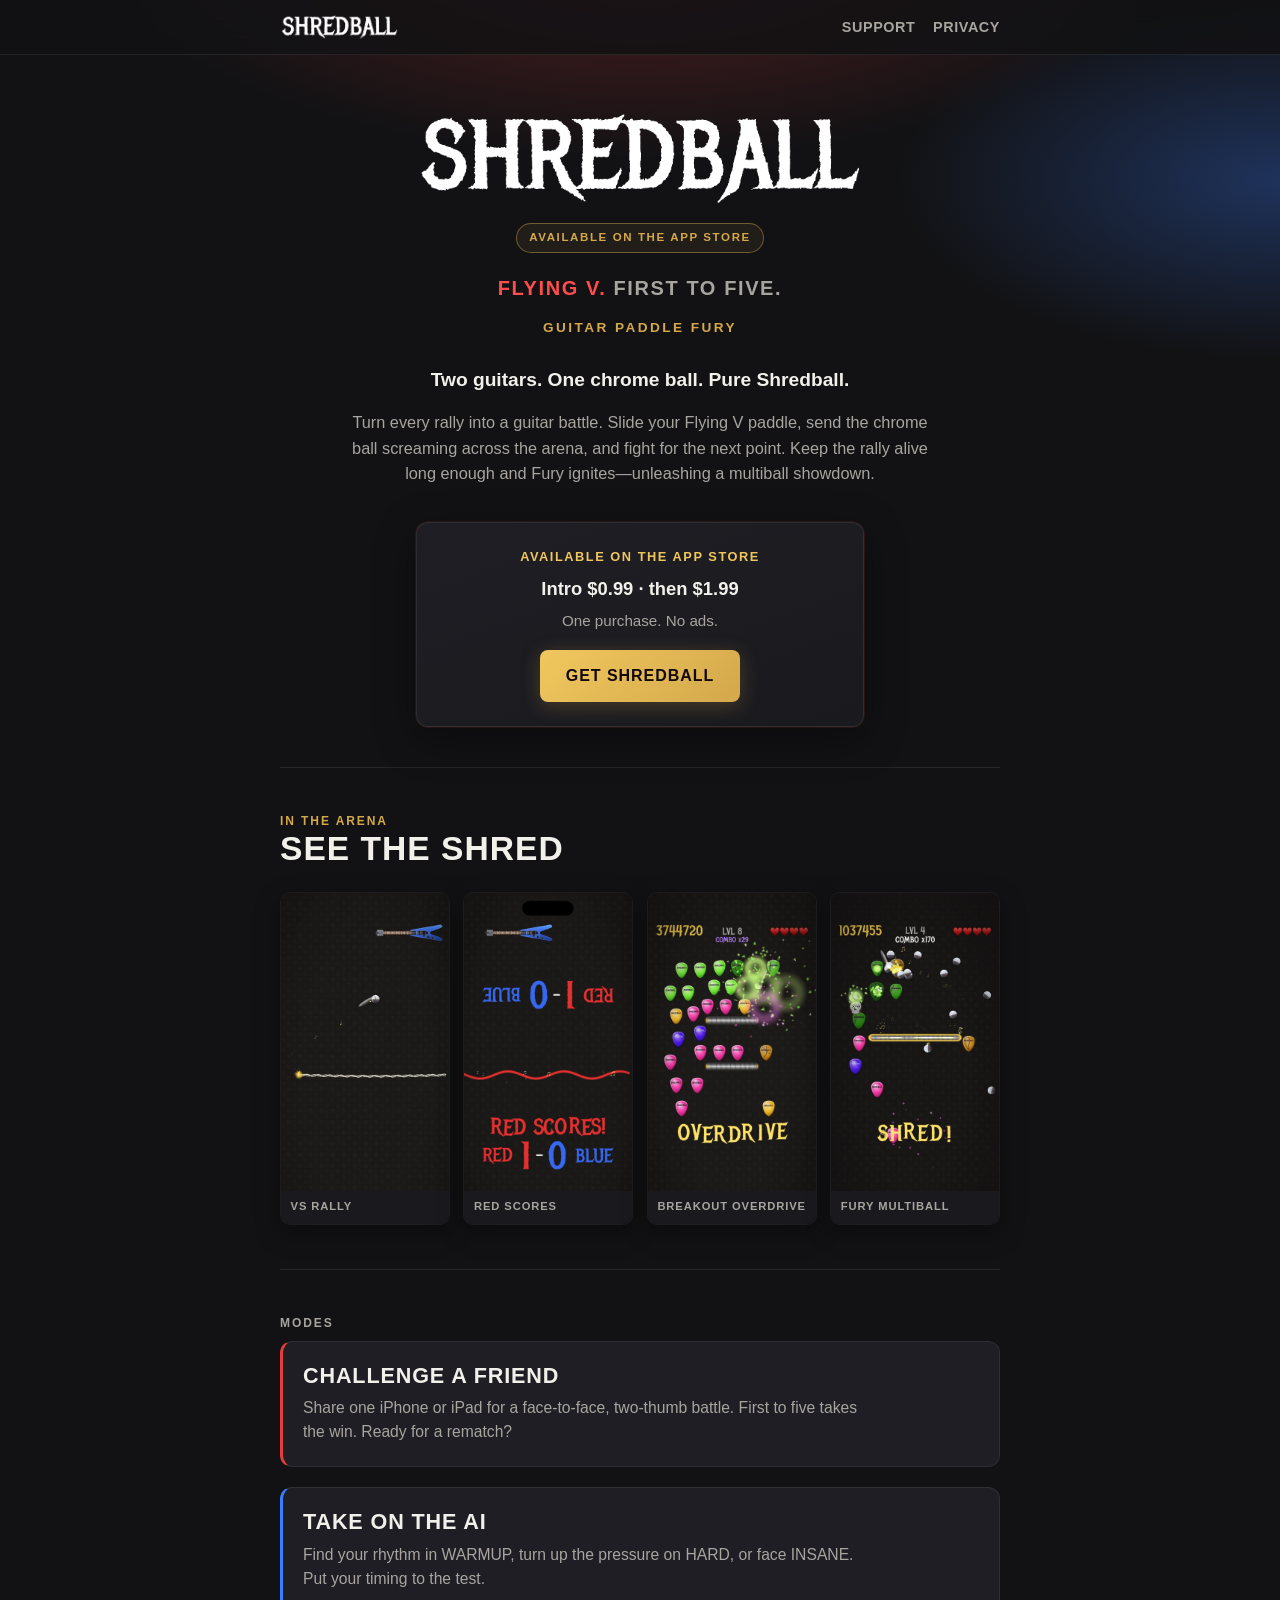
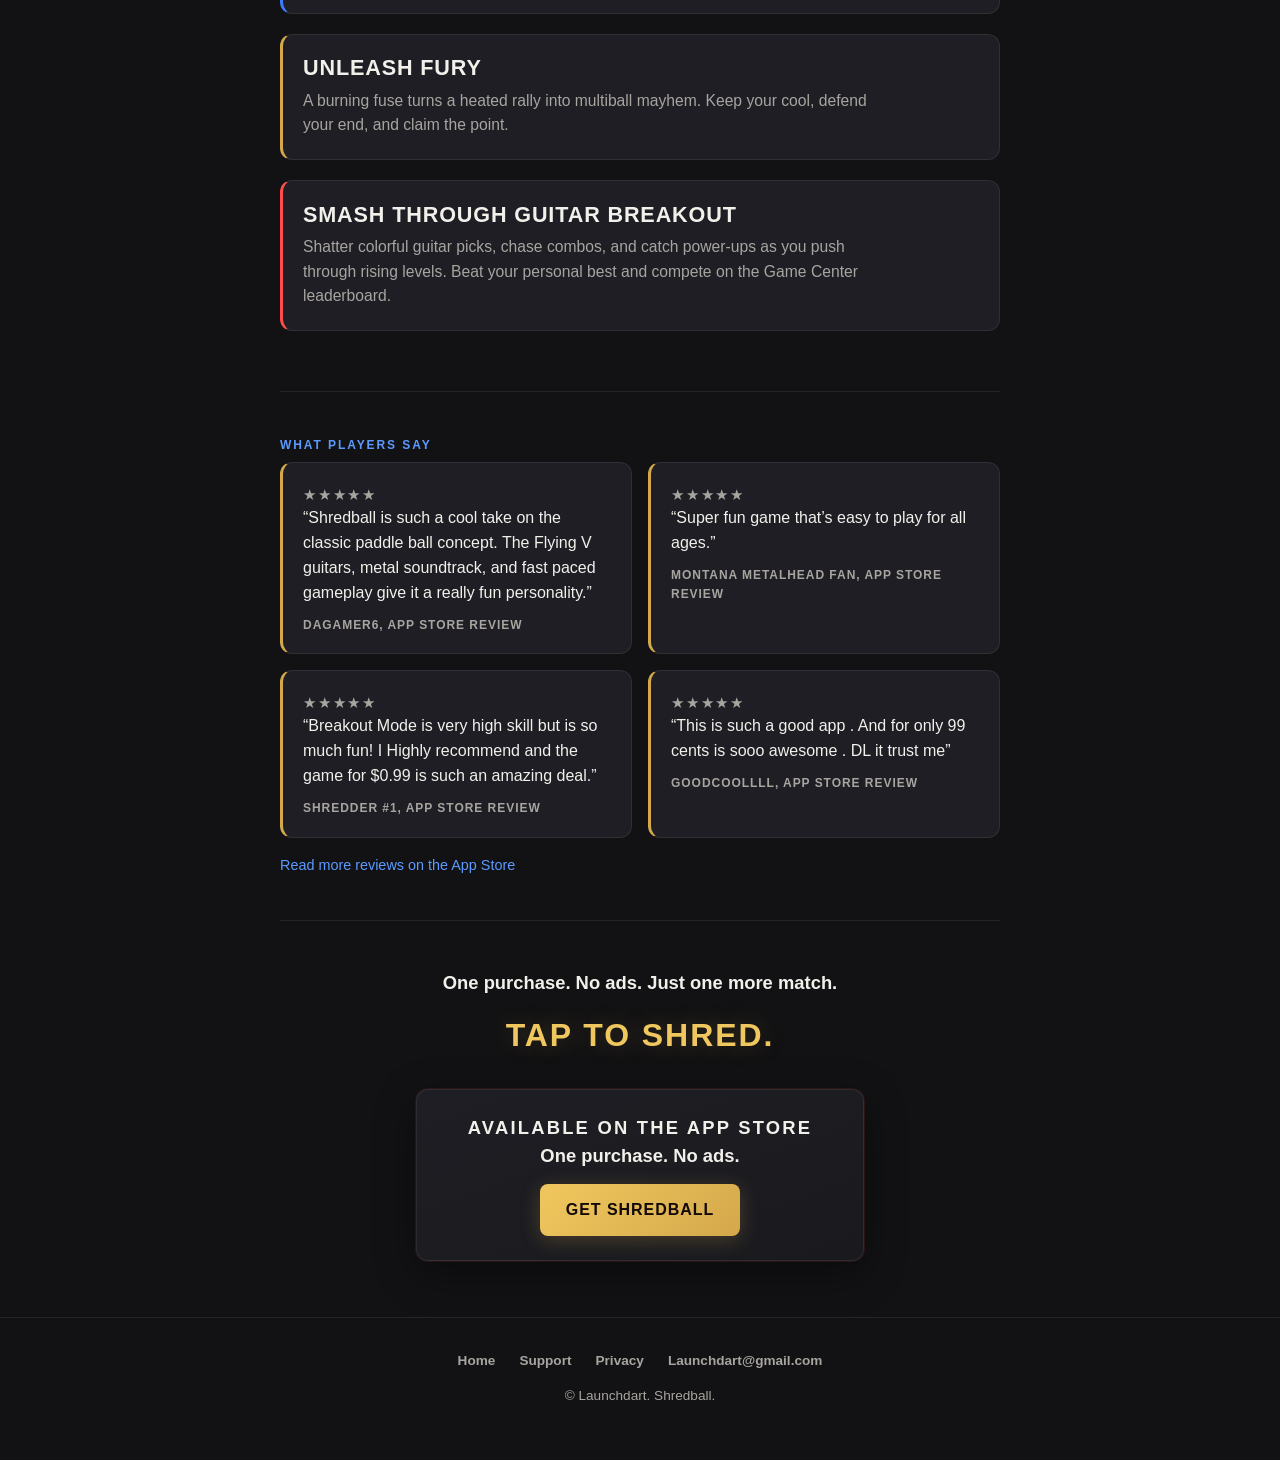
<file: index.html>
<!DOCTYPE html>
<html lang="en">
<head>
  <meta charset="utf-8">
  <meta name="viewport" content="width=device-width, initial-scale=1">
  <title>Shredball — Flying V. First to five.</title>
  <meta name="description" content="Two guitars. One chrome ball. Pure Shredball. Face-to-face guitar paddle battles, Fury multiball, and Guitar Breakout. Available on the App Store.">
  <meta name="theme-color" content="#121214">
  <link rel="canonical" href="https://shredball.app/">
  <link rel="icon" type="image/png" sizes="32x32" href="assets/favicon-32.png">
  <link rel="apple-touch-icon" href="assets/apple-touch-icon.png">
  <meta property="og:title" content="Shredball — Flying V. First to five.">
  <meta property="og:description" content="Two guitars. One chrome ball. Pure Shredball. Face-to-face battles, Fury multiball, Guitar Breakout.">
  <meta property="og:type" content="website">
  <meta property="og:url" content="https://shredball.app/">
  <meta property="og:image" content="https://shredball.app/assets/app-icon-512.png">
  <meta name="twitter:card" content="summary">
  <meta name="twitter:image" content="https://shredball.app/assets/app-icon-512.png">
  <link rel="stylesheet" href="assets/styles.css">
</head>
<body>
  <header class="site-header">
    <div class="inner">
      <a class="logo" href="./"><img class="logo-wordmark" src="assets/wordmark-white-header-v2.png" alt="Shredball" width="400" height="100"></a>
      <nav class="nav" aria-label="Primary">
        <a href="support/">Support</a>
        <a href="privacy/">Privacy</a>
      </nav>
    </div>
  </header>

  <main>
    <section class="hero wrap">
      <img class="hero-wordmark" src="assets/wordmark-white-v2.png" alt="SHREDBALL" width="1400" height="320" decoding="async">
      <p class="hero-kicker">Available on the App Store</p>
      <p class="tagline"><span class="accent">Flying V.</span> First to five.</p>
      <p class="hero-sub">Guitar Paddle Fury</p>

      <p class="lede">Two guitars. One chrome ball. Pure Shredball.</p>
      <p class="lede-body">Turn every rally into a guitar battle. Slide your Flying&nbsp;V paddle, send the chrome ball screaming across the arena, and fight for the next point. Keep the rally alive long enough and Fury ignites—unleashing a multiball showdown.</p>

      <div class="cta-block">
        <p class="cta-status">Available on the App Store</p>
        <p class="cta-price">Intro $0.99 · then $1.99</p>
        <p class="cta-note">One purchase. No ads.</p>
        <a class="btn" href="https://apps.apple.com/us/app/shredball/id6804502444">Get Shredball</a>
      </div>
    </section>

    <section class="section wrap" aria-label="Screenshots">
      <p class="section-label gold">In the arena</p>
      <h2>See the shred</h2>
      <div class="gallery">
        <figure>
          <img src="assets/stills/vs-rally.jpg" alt="Two Flying V paddles duel over a chrome ball across a dark amp-mesh arena" width="900" height="1954" loading="eager">
          <figcaption>Vs rally</figcaption>
        </figure>
        <figure>
          <img src="assets/stills/red-scores.jpg" alt="RED SCORES celebration with face-to-face scoreboard" width="900" height="1954" loading="lazy">
          <figcaption>Red scores</figcaption>
        </figure>
        <figure>
          <img src="assets/stills/breakout-overdrive.jpg" alt="Guitar Breakout with colorful picks and overdrive energy" width="900" height="1954" loading="lazy">
          <figcaption>Breakout overdrive</figcaption>
        </figure>
        <figure>
          <img src="assets/stills/shred-multiball.jpg" alt="Fury multiball mayhem filling the arena with chrome balls" width="900" height="1954" loading="lazy">
          <figcaption>Fury multiball</figcaption>
        </figure>
      </div>
    </section>

    <section class="section wrap">
      <p class="section-label">Modes</p>
      <div class="features">
        <article class="feature">
          <h2>Challenge a friend</h2>
          <p>Share one iPhone or iPad for a face-to-face, two-thumb battle. First to five takes the win. Ready for a rematch?</p>
        </article>
        <article class="feature">
          <h2>Take on the AI</h2>
          <p>Find your rhythm in WARMUP, turn up the pressure on HARD, or face INSANE. Put your timing to the test.</p>
        </article>
        <article class="feature">
          <h2>Unleash Fury</h2>
          <p>A burning fuse turns a heated rally into multiball mayhem. Keep your cool, defend your end, and claim the point.</p>
        </article>
        <article class="feature">
          <h2>Smash through Guitar Breakout</h2>
          <p>Shatter colorful guitar picks, chase combos, and catch power-ups as you push through rising levels. Beat your personal best and compete on the Game Center leaderboard.</p>
        </article>
      </div>
    </section>

    <section class="section wrap" aria-label="Reviews">
      <p class="section-label blue">What players say</p>
      <div class="reviews">
        <figure class="review">
          <p class="review-stars" aria-label="5 out of 5 stars">★★★★★</p>
          <blockquote><p>&ldquo;Shredball is such a cool take on the classic paddle ball concept. The Flying V guitars, metal soundtrack, and fast paced gameplay give it a really fun personality.&rdquo;</p></blockquote>
          <figcaption>dagamer6, App Store review</figcaption>
        </figure>
        <figure class="review">
          <p class="review-stars" aria-label="5 out of 5 stars">★★★★★</p>
          <blockquote><p>&ldquo;Super fun game that’s easy to play for all ages.&rdquo;</p></blockquote>
          <figcaption>Montana MetalHead Fan, App Store review</figcaption>
        </figure>
        <figure class="review">
          <p class="review-stars" aria-label="5 out of 5 stars">★★★★★</p>
          <blockquote><p>&ldquo;Breakout Mode is very high skill but is so much fun! I Highly recommend and the game for &#36;0.99 is such an amazing deal.&rdquo;</p></blockquote>
          <figcaption>Shredder #1, App Store review</figcaption>
        </figure>
        <figure class="review">
          <p class="review-stars" aria-label="5 out of 5 stars">★★★★★</p>
          <blockquote><p>&ldquo;This is such a good app . And for only 99 cents is sooo awesome . DL it trust me&rdquo;</p></blockquote>
          <figcaption>Goodcoollll, App Store review</figcaption>
        </figure>
      </div>
      <p class="review-source"><a href="https://apps.apple.com/us/app/shredball/id6804502444">Read more reviews on the App Store</a></p>
    </section>

    <section class="closing wrap">
      <p>One purchase. No ads. Just one more match.</p>
      <p class="punch">Tap to shred.</p>
      <div class="cta-block" style="margin-top: 1.75rem;">
        <p class="cta-status">Available on the App Store</p>
        <p class="cta-note" style="margin-bottom: 0.85rem;">One purchase. No ads.</p>
        <a class="btn" href="https://apps.apple.com/us/app/shredball/id6804502444">Get Shredball</a>
      </div>
    </section>
  </main>

  <footer class="site-footer">
    <div class="wrap">
      <nav aria-label="Footer">
        <a href="./">Home</a>
        <a href="support/">Support</a>
        <a href="privacy/">Privacy</a>
        <a href="mailto:Launchdart@gmail.com">Launchdart@gmail.com</a>
      </nav>
      <p>&copy; Launchdart. Shredball.</p>
    </div>
  </footer>
</body>
</html>
</file>
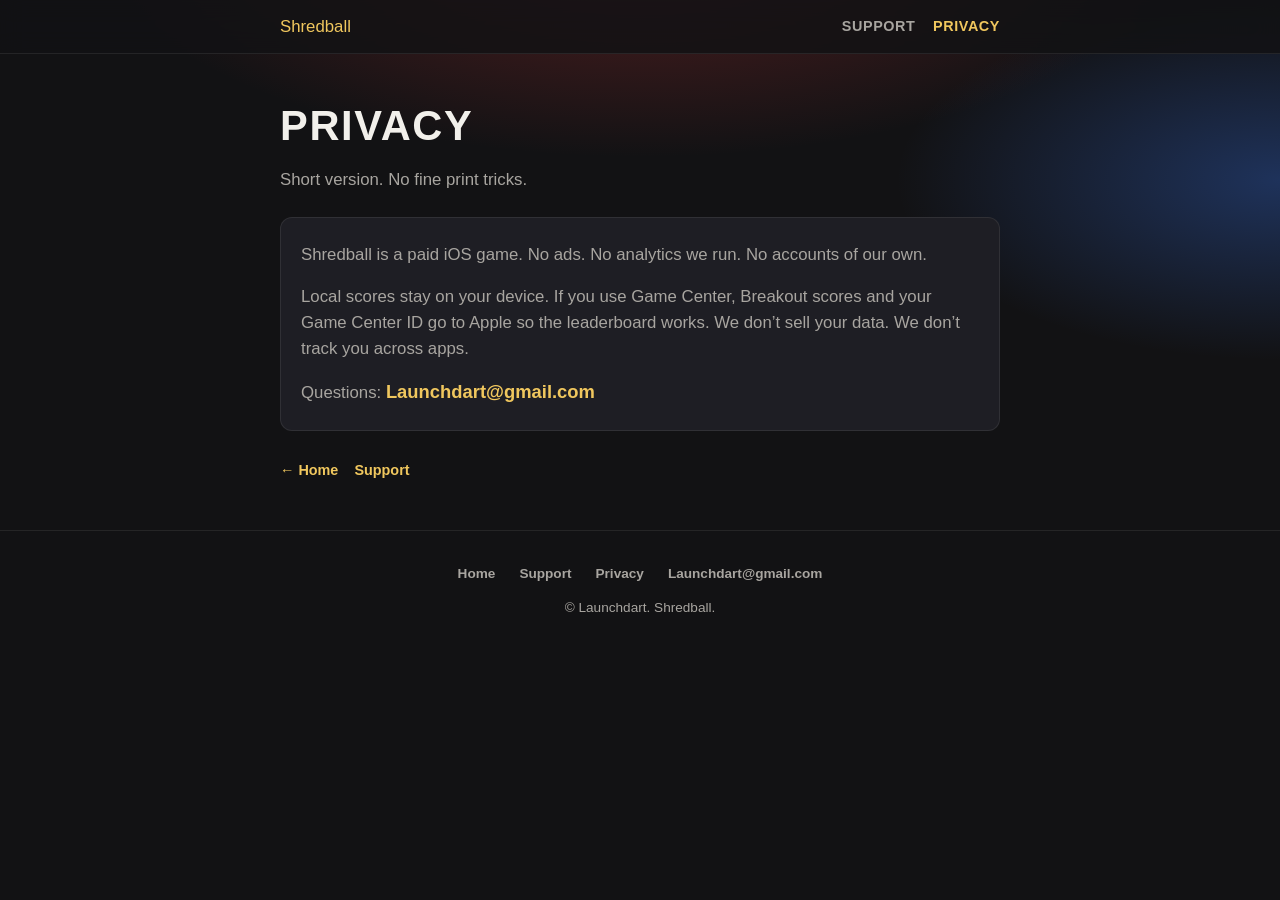
<file: privacy/index.html>
<!DOCTYPE html>
<html lang="en">
<head>
  <meta charset="utf-8">
  <meta name="viewport" content="width=device-width, initial-scale=1">
  <title>Shredball Privacy</title>
  <meta name="description" content="Shredball privacy policy: paid iOS game, no ads, no analytics we run, no accounts of our own. Game Center leaderboard data goes to Apple only.">
  <meta name="theme-color" content="#121214">
  <link rel="canonical" href="https://shredball.app/privacy/">
  <link rel="icon" type="image/png" sizes="32x32" href="../assets/favicon-32.png">
  <link rel="apple-touch-icon" href="../assets/apple-touch-icon.png">
  <link rel="stylesheet" href="../assets/styles.css">
</head>
<body>
  <header class="site-header">
    <div class="inner">
      <a class="logo" href="../">Shredball</a>
      <nav class="nav" aria-label="Primary">
        <a href="../support/">Support</a>
        <a href="./" aria-current="page">Privacy</a>
      </nav>
    </div>
  </header>

  <main class="wrap">
    <header class="page-hero">
      <h1>Privacy</h1>
      <p>Short version. No fine print tricks.</p>
    </header>

    <div class="content">
      <div class="content-card">
        <p>Shredball is a paid iOS game. No ads. No analytics we run. No accounts of our own.</p>
        <p>Local scores stay on your device. If you use Game Center, Breakout scores and your Game Center ID go to Apple so the leaderboard works. We don’t sell your data. We don’t track you across apps.</p>
        <p>Questions: <a class="email-link" href="mailto:Launchdart@gmail.com">Launchdart@gmail.com</a></p>
      </div>
      <div class="back-links">
        <a href="../">← Home</a>
        <a href="../support/">Support</a>
      </div>
    </div>
  </main>

  <footer class="site-footer">
    <div class="wrap">
      <nav aria-label="Footer">
        <a href="../">Home</a>
        <a href="../support/">Support</a>
        <a href="./">Privacy</a>
        <a href="mailto:Launchdart@gmail.com">Launchdart@gmail.com</a>
      </nav>
      <p>&copy; Launchdart. Shredball.</p>
    </div>
  </footer>
</body>
</html>
</file>
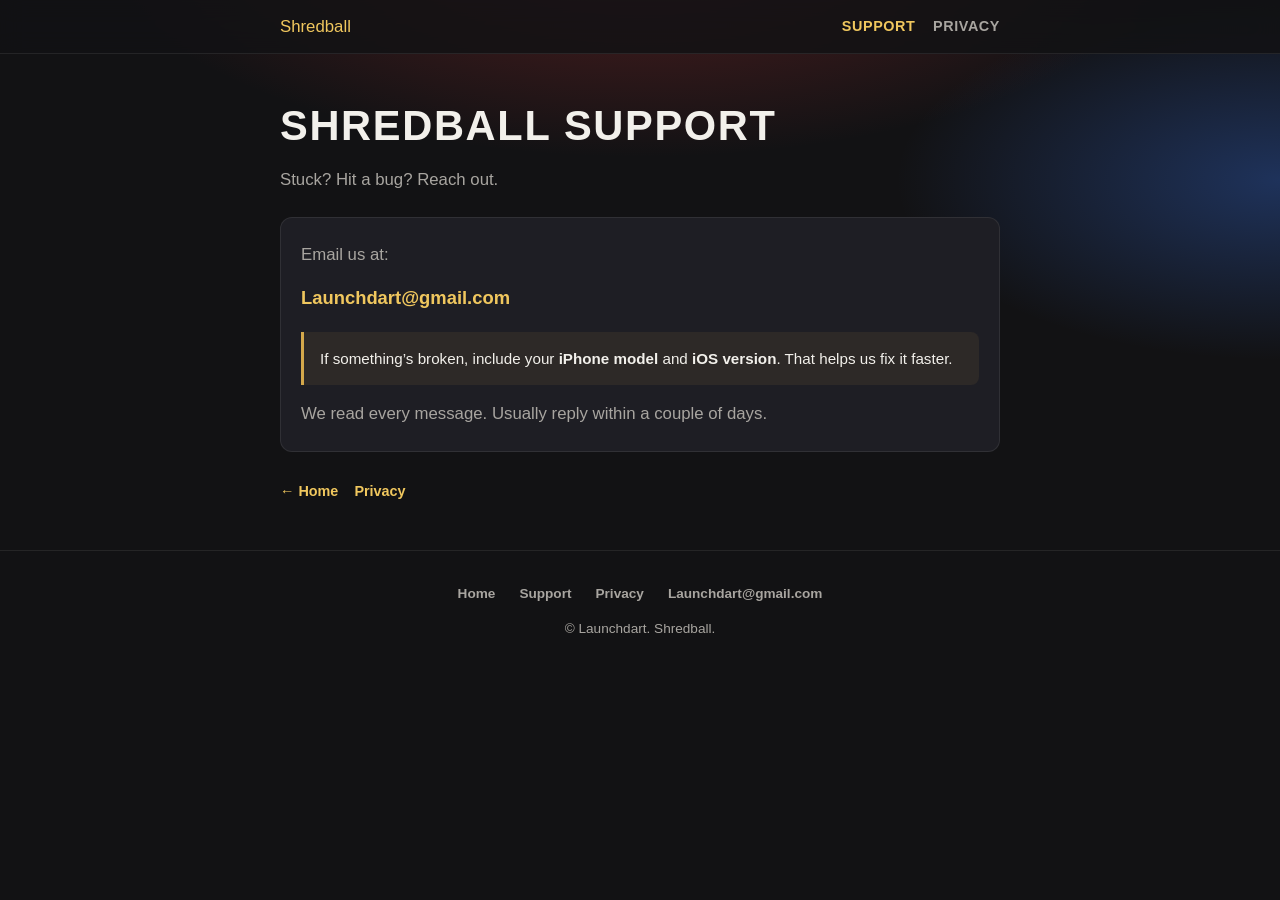
<file: support/index.html>
<!DOCTYPE html>
<html lang="en">
<head>
  <meta charset="utf-8">
  <meta name="viewport" content="width=device-width, initial-scale=1">
  <title>Shredball Support</title>
  <meta name="description" content="Get help with Shredball. Email Launchdart@gmail.com — include your iPhone model and iOS version if something's broken.">
  <meta name="theme-color" content="#121214">
  <link rel="canonical" href="https://shredball.app/support/">
  <link rel="icon" type="image/png" sizes="32x32" href="../assets/favicon-32.png">
  <link rel="apple-touch-icon" href="../assets/apple-touch-icon.png">
  <link rel="stylesheet" href="../assets/styles.css">
</head>
<body>
  <header class="site-header">
    <div class="inner">
      <a class="logo" href="../">Shredball</a>
      <nav class="nav" aria-label="Primary">
        <a href="./" aria-current="page">Support</a>
        <a href="../privacy/">Privacy</a>
      </nav>
    </div>
  </header>

  <main class="wrap">
    <header class="page-hero">
      <h1>Shredball Support</h1>
      <p>Stuck? Hit a bug? Reach out.</p>
    </header>

    <div class="content">
      <div class="content-card">
        <p>Email us at:</p>
        <p><a class="email-link" href="mailto:Launchdart@gmail.com">Launchdart@gmail.com</a></p>
        <p class="hint">If something’s broken, include your <strong>iPhone model</strong> and <strong>iOS version</strong>. That helps us fix it faster.</p>
        <p>We read every message. Usually reply within a couple of days.</p>
      </div>
      <div class="back-links">
        <a href="../">← Home</a>
        <a href="../privacy/">Privacy</a>
      </div>
    </div>
  </main>

  <footer class="site-footer">
    <div class="wrap">
      <nav aria-label="Footer">
        <a href="../">Home</a>
        <a href="./">Support</a>
        <a href="../privacy/">Privacy</a>
        <a href="mailto:Launchdart@gmail.com">Launchdart@gmail.com</a>
      </nav>
      <p>&copy; Launchdart. Shredball.</p>
    </div>
  </footer>
</body>
</html>
</file>
<file: assets/styles.css>
/* Shredball — dark metal / arcade */

:root {
  --bg: #121214;
  --bg-elevated: #1a1a1e;
  --bg-card: #1e1e24;
  --charcoal: #2a2a32;
  --text: #f2f0eb;
  --text-muted: #a8a5a0;
  --red: #e83b3b;
  --red-hot: #ff4d4d;
  --blue: #3b7dff;
  --blue-hot: #5c9aff;
  --gold: #d4a84b;
  --gold-bright: #f0c75e;
  --border: rgba(255, 255, 255, 0.08);
  --glow-red: rgba(232, 59, 59, 0.35);
  --glow-blue: rgba(59, 125, 255, 0.3);
  --glow-gold: rgba(212, 168, 75, 0.25);
  --max: 720px;
  --radius: 12px;
  --font: -apple-system, BlinkMacSystemFont, "Segoe UI", Roboto, Helvetica, Arial, sans-serif;
  --font-display: Impact, Haettenschweiler, "Arial Narrow Bold", "Segoe UI Black", sans-serif;
}

*,
*::before,
*::after {
  box-sizing: border-box;
}

html {
  scroll-behavior: smooth;
  -webkit-text-size-adjust: 100%;
}

body {
  margin: 0;
  font-family: var(--font);
  font-size: 1.05rem;
  line-height: 1.55;
  color: var(--text);
  background:
    radial-gradient(ellipse 80% 50% at 50% -10%, var(--glow-red), transparent 55%),
    radial-gradient(ellipse 60% 40% at 100% 20%, var(--glow-blue), transparent 50%),
    var(--bg);
  background-attachment: fixed;
  min-height: 100vh;
}

img {
  max-width: 100%;
  height: auto;
  display: block;
}

a {
  color: var(--gold-bright);
  text-decoration: none;
  transition: color 0.15s ease;
}

a:hover,
a:focus-visible {
  color: var(--text);
  text-decoration: underline;
}

a:focus-visible {
  outline: 2px solid var(--gold);
  outline-offset: 3px;
}

.wrap {
  width: min(100% - 2rem, var(--max));
  margin-inline: auto;
}

/* Header */
.site-header {
  position: sticky;
  top: 0;
  z-index: 40;
  backdrop-filter: blur(12px);
  -webkit-backdrop-filter: blur(12px);
  background: rgba(18, 18, 20, 0.85);
  border-bottom: 1px solid var(--border);
}

.site-header .inner {
  display: flex;
  align-items: center;
  justify-content: space-between;
  gap: 1rem;
  padding: 0.85rem 0;
  width: min(100% - 2rem, var(--max));
  margin-inline: auto;
}

.logo {
  display: inline-flex;
  align-items: center;
  text-decoration: none;
  background: none;
  -webkit-text-fill-color: unset;
}

.logo:hover {
  text-decoration: none;
  filter: brightness(1.1);
}

.nav {
  display: flex;
  gap: 1.1rem;
  font-size: 0.9rem;
}

.nav a {
  color: var(--text-muted);
  text-decoration: none;
  text-transform: uppercase;
  letter-spacing: 0.04em;
  font-weight: 600;
}

.nav a:hover,
.nav a[aria-current="page"] {
  color: var(--gold-bright);
}

/* Hero */
.hero {
  padding: 3.5rem 0 2.5rem;
  text-align: center;
}

.hero-kicker {
  display: inline-block;
  margin: 0 0 0.75rem;
  padding: 0.3rem 0.75rem;
  font-size: 0.72rem;
  font-weight: 700;
  letter-spacing: 0.14em;
  text-transform: uppercase;
  color: var(--gold);
  border: 1px solid rgba(212, 168, 75, 0.45);
  border-radius: 999px;
  background: rgba(212, 168, 75, 0.08);
}

.hero h1 {
  margin: 0 0 0.4rem;
  font-family: var(--font-display);
  font-size: clamp(2.75rem, 12vw, 4.5rem);
  line-height: 0.95;
  letter-spacing: 0.04em;
  text-transform: uppercase;
  color: var(--text);
  text-shadow:
    0 0 40px var(--glow-red),
    0 2px 0 #000;
}

.hero .tagline {
  margin: 0.5rem 0 0;
  font-size: clamp(1rem, 3.5vw, 1.25rem);
  font-weight: 700;
  letter-spacing: 0.08em;
  text-transform: uppercase;
  color: var(--text-muted);
}

.hero .tagline .accent {
  color: var(--red-hot);
}

.hero .tagline .accent-blue {
  color: var(--blue-hot);
}

.hero-sub {
  margin: 0.85rem 0 0;
  font-size: 0.85rem;
  letter-spacing: 0.18em;
  text-transform: uppercase;
  color: var(--gold);
  font-weight: 700;
}

.lede {
  margin: 1.75rem auto 0;
  max-width: 36rem;
  font-size: 1.2rem;
  font-weight: 600;
  line-height: 1.45;
  color: var(--text);
}

.lede-body {
  margin: 1rem auto 0;
  max-width: 36rem;
  color: var(--text-muted);
  font-size: 1.02rem;
}

/* CTA block */
.cta-block {
  margin: 2.25rem auto 0;
  padding: 1.5rem 1.25rem;
  max-width: 28rem;
  text-align: center;
  background: linear-gradient(160deg, var(--bg-card), var(--bg-elevated));
  border: 1px solid var(--border);
  border-radius: var(--radius);
  box-shadow:
    0 0 0 1px rgba(232, 59, 59, 0.12),
    0 12px 40px rgba(0, 0, 0, 0.4);
}

.cta-status {
  margin: 0 0 0.5rem;
  font-size: 0.8rem;
  font-weight: 700;
  letter-spacing: 0.12em;
  text-transform: uppercase;
  color: var(--gold-bright);
}

.cta-price {
  margin: 0 0 0.35rem;
  font-size: 1.15rem;
  font-weight: 800;
  color: var(--text);
}

.cta-note {
  margin: 0 0 1.1rem;
  font-size: 0.95rem;
  color: var(--text-muted);
}

.btn {
  display: inline-block;
  padding: 0.85rem 1.6rem;
  font-size: 1rem;
  font-weight: 800;
  letter-spacing: 0.06em;
  text-transform: uppercase;
  text-decoration: none;
  color: #120808;
  background: linear-gradient(135deg, var(--gold-bright), var(--gold));
  border: none;
  border-radius: 8px;
  box-shadow: 0 4px 20px var(--glow-gold);
  cursor: default;
  pointer-events: none;
}

.btn:hover {
  text-decoration: none;
  color: #120808;
}

.btn-ghost {
  pointer-events: auto;
  background: transparent;
  color: var(--gold-bright);
  border: 1px solid rgba(212, 168, 75, 0.5);
  box-shadow: none;
  margin-top: 0.75rem;
  padding: 0.55rem 1.1rem;
  font-size: 0.85rem;
}

.btn-ghost:hover {
  color: var(--text);
  border-color: var(--gold-bright);
  background: rgba(212, 168, 75, 0.1);
}

/* Sections */
.section {
  padding: 2.75rem 0;
  border-top: 1px solid var(--border);
}

.section-label {
  margin: 0 0 0.65rem;
  font-size: 0.75rem;
  font-weight: 800;
  letter-spacing: 0.16em;
  text-transform: uppercase;
  color: var(--red-hot);
}

.section-label.blue {
  color: var(--blue-hot);
}

.section-label.gold {
  color: var(--gold);
}

.section h2 {
  margin: 0 0 0.75rem;
  font-family: var(--font-display);
  font-size: clamp(1.6rem, 5vw, 2.1rem);
  letter-spacing: 0.03em;
  text-transform: uppercase;
  line-height: 1.1;
}

.section p {
  margin: 0;
  color: var(--text-muted);
  max-width: 36rem;
}

.section p + p {
  margin-top: 0.75rem;
}

/* Feature cards */
.features {
  display: grid;
  gap: 1.25rem;
  padding: 0.5rem 0 1rem;
}

.feature {
  padding: 1.35rem 1.25rem;
  background: var(--bg-card);
  border: 1px solid var(--border);
  border-radius: var(--radius);
  border-left: 3px solid var(--red);
}

.feature:nth-child(2) {
  border-left-color: var(--blue);
}

.feature:nth-child(3) {
  border-left-color: var(--gold);
}

.feature:nth-child(4) {
  border-left-color: var(--red-hot);
}

.feature h2 {
  margin: 0 0 0.55rem;
  font-family: var(--font-display);
  font-size: 1.35rem;
  letter-spacing: 0.04em;
  text-transform: uppercase;
  color: var(--text);
}

.feature p {
  margin: 0;
  color: var(--text-muted);
  font-size: 0.98rem;
}

/* Gallery */
.gallery {
  display: grid;
  grid-template-columns: 1fr 1fr;
  gap: 0.75rem;
  margin-top: 1.5rem;
}

.gallery figure {
  margin: 0;
  overflow: hidden;
  border-radius: 10px;
  border: 1px solid var(--border);
  background: #0a0a0c;
  box-shadow: 0 8px 24px rgba(0, 0, 0, 0.35);
}

.gallery img {
  width: 100%;
  aspect-ratio: 9 / 16;
  object-fit: cover;
  object-position: center top;
}

.gallery figcaption {
  padding: 0.45rem 0.6rem 0.55rem;
  font-size: 0.7rem;
  font-weight: 700;
  letter-spacing: 0.08em;
  text-transform: uppercase;
  color: var(--text-muted);
  background: var(--bg-elevated);
}

@media (min-width: 560px) {
  .gallery {
    grid-template-columns: repeat(4, 1fr);
    gap: 0.85rem;
  }
}

/* Closing punch */
.closing {
  padding: 3rem 0 3.5rem;
  text-align: center;
  border-top: 1px solid var(--border);
}

.closing p {
  margin: 0 auto;
  max-width: 28rem;
  font-size: 1.15rem;
  font-weight: 600;
  color: var(--text);
}

.closing .punch {
  margin-top: 0.85rem;
  font-family: var(--font-display);
  font-size: clamp(1.5rem, 5vw, 2rem);
  letter-spacing: 0.06em;
  text-transform: uppercase;
  color: var(--gold-bright);
  text-shadow: 0 0 24px var(--glow-gold);
}

/* Footer */
.site-footer {
  padding: 2rem 0 2.5rem;
  border-top: 1px solid var(--border);
  text-align: center;
  font-size: 0.85rem;
  color: var(--text-muted);
}

.site-footer nav {
  display: flex;
  justify-content: center;
  flex-wrap: wrap;
  gap: 1rem 1.5rem;
  margin-bottom: 0.85rem;
}

.site-footer a {
  color: var(--text-muted);
  text-decoration: none;
  font-weight: 600;
}

.site-footer a:hover {
  color: var(--gold-bright);
}

/* Inner pages */
.page-hero {
  padding: 2.5rem 0 1.5rem;
}

.page-hero h1 {
  margin: 0 0 0.5rem;
  font-family: var(--font-display);
  font-size: clamp(1.9rem, 7vw, 2.6rem);
  letter-spacing: 0.04em;
  text-transform: uppercase;
}

.page-hero p {
  margin: 0;
  color: var(--text-muted);
}

.content {
  padding: 0 0 3rem;
}

.content-card {
  padding: 1.5rem 1.25rem;
  background: var(--bg-card);
  border: 1px solid var(--border);
  border-radius: var(--radius);
}

.content-card p {
  margin: 0 0 1rem;
  color: var(--text-muted);
}

.content-card p:last-child {
  margin-bottom: 0;
}

.content-card strong {
  color: var(--text);
}

.email-link {
  font-size: 1.15rem;
  font-weight: 700;
  color: var(--gold-bright);
  word-break: break-all;
}

.hint {
  margin-top: 1.25rem !important;
  padding: 0.9rem 1rem;
  background: rgba(212, 168, 75, 0.08);
  border-left: 3px solid var(--gold);
  border-radius: 0 8px 8px 0;
  color: var(--text) !important;
  font-size: 0.95rem;
}

.back-links {
  margin-top: 1.75rem;
  display: flex;
  flex-wrap: wrap;
  gap: 1rem;
  font-size: 0.9rem;
  font-weight: 600;
}

/* Reduced motion */
@media (prefers-reduced-motion: reduce) {
  html {
    scroll-behavior: auto;
  }
}


.logo {
  display: inline-flex;
  align-items: center;
  gap: 0.55rem;
}
.logo-icon {
  width: 1.35rem;
  height: 1.35rem;
  border-radius: 0.28rem;
}
.hero-icon {
  display: block;
  width: min(9.5rem, 42vw);
  height: auto;
  margin: 0 auto 1.25rem;
  border-radius: 1.35rem;
  box-shadow: 0 12px 40px rgba(0,0,0,0.45);
}


.hero-wordmark {
  display: block;
  width: min(28rem, 92vw);
  height: auto;
  margin: 0 auto 1.1rem;
  background: transparent;
  box-shadow: none;
  border-radius: 0;
}


.logo-wordmark {
  display: block;
  height: 1.65rem;
  width: auto;
}
.logo {
  display: inline-flex;
  align-items: center;
}

/* Reviews */
.reviews {
  display: grid;
  gap: 1rem;
  padding: 0.5rem 0 1rem;
}

.review {
  margin: 0;
  padding: 1.2rem 1.25rem;
  background: var(--bg-card);
  border: 1px solid var(--border);
  border-radius: var(--radius);
  border-left: 3px solid var(--gold);
}

.review-stars {
  margin: 0 0 0.5rem;
  color: var(--gold-bright);
  letter-spacing: 0.12em;
  font-size: 0.95rem;
}

.review blockquote {
  margin: 0;
}

.section .review blockquote p {
  margin: 0;
  color: var(--text);
  font-size: 1rem;
}

.review figcaption {
  margin-top: 0.65rem;
  font-size: 0.75rem;
  font-weight: 700;
  letter-spacing: 0.08em;
  text-transform: uppercase;
  color: var(--text-muted);
}

.section .review-source {
  font-size: 0.9rem;
}

.review-source a {
  color: var(--blue-hot);
}

@media (min-width: 560px) {
  .reviews {
    grid-template-columns: 1fr 1fr;
  }
}
</file>
